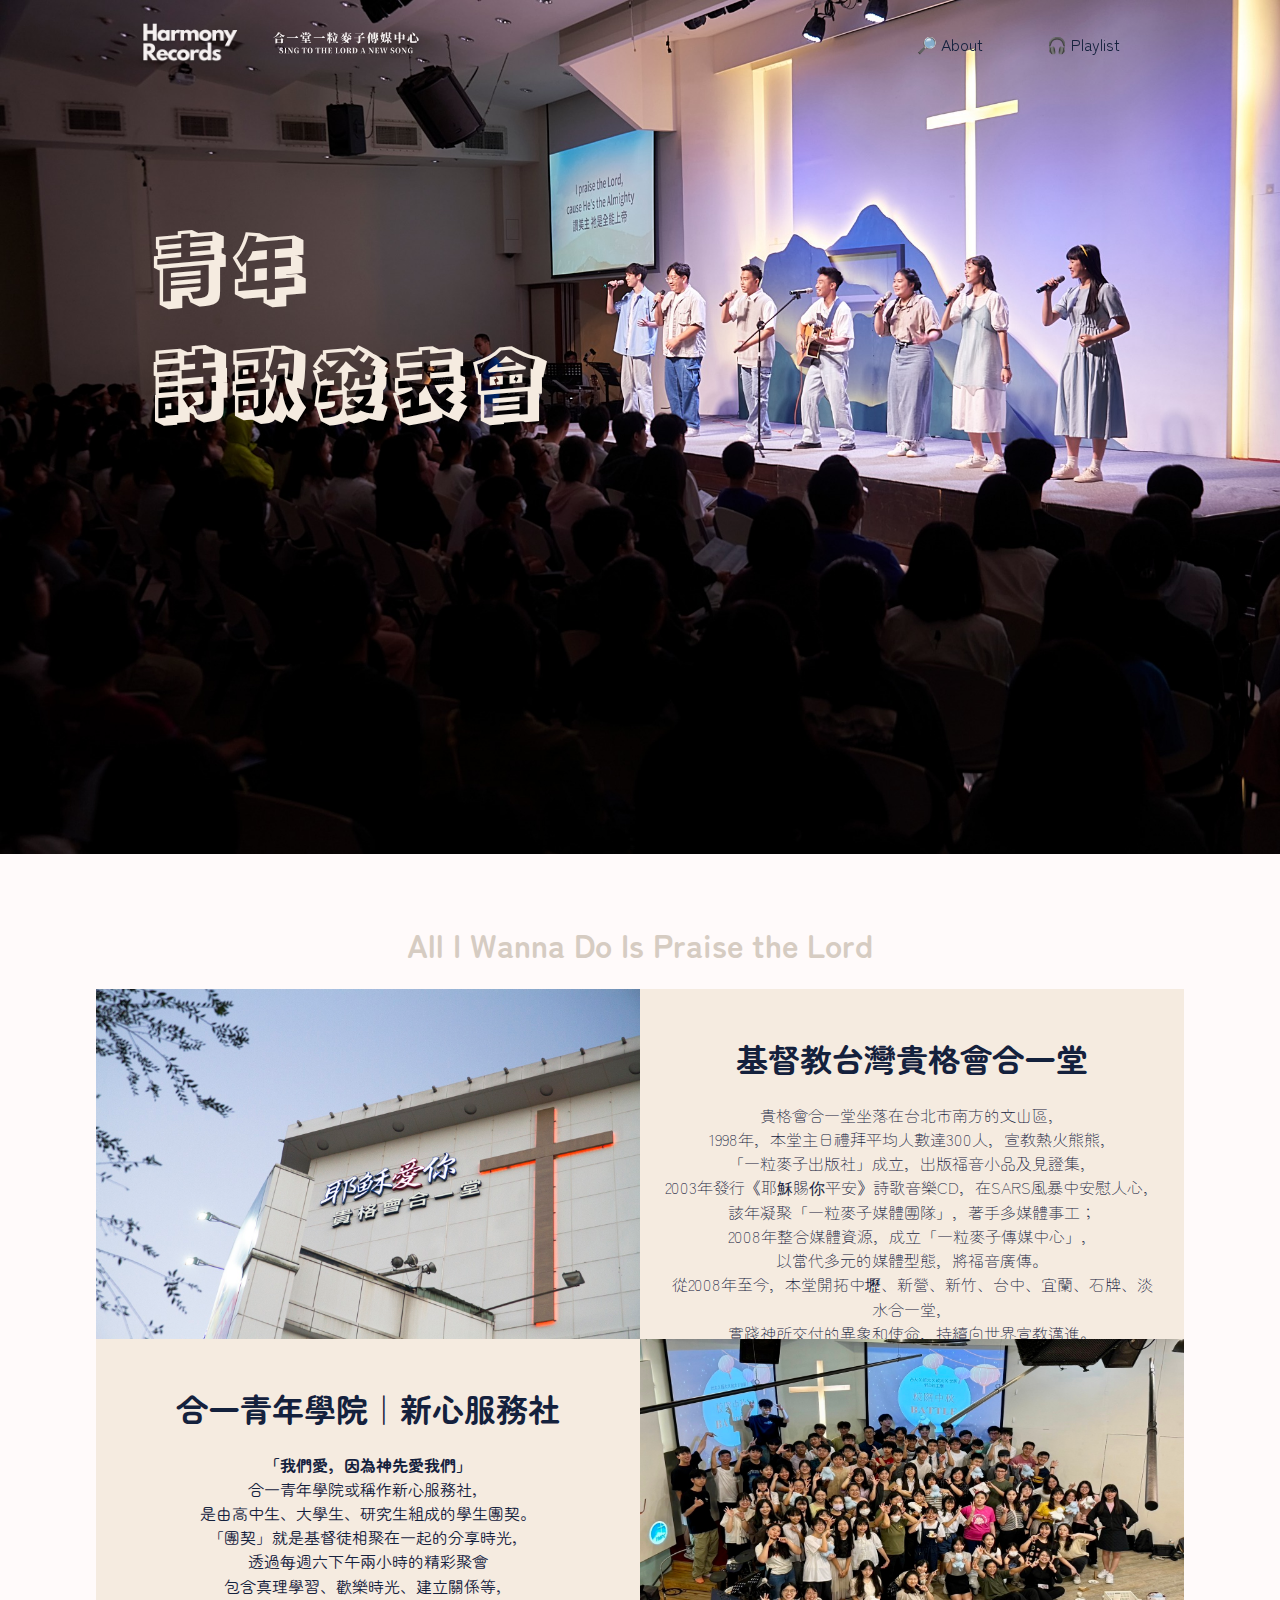
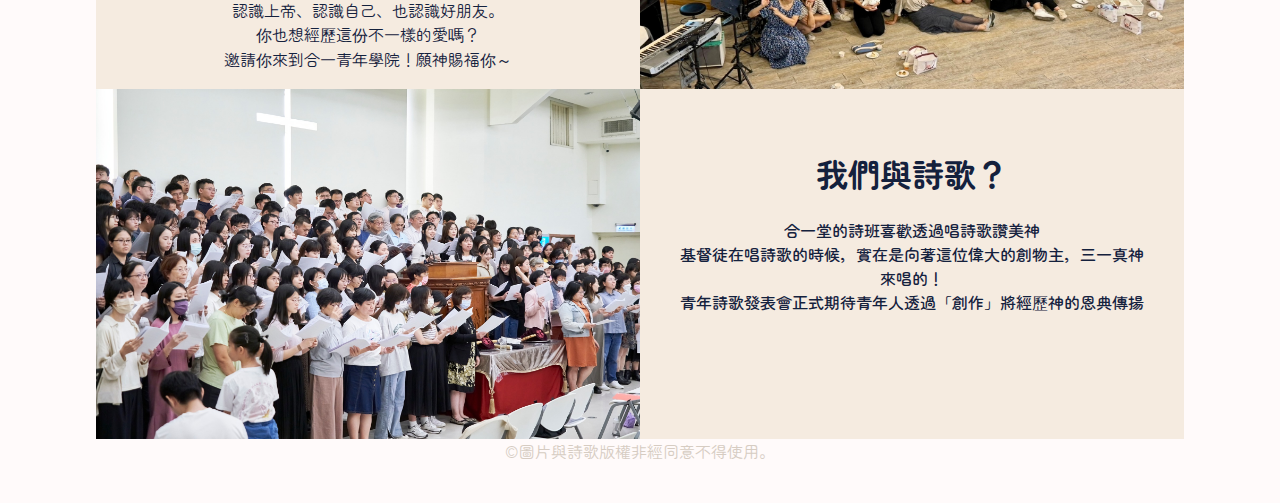
<file: index.html>
<!doctype html>
<html>
	<head>
		<meta charset="utf-8">
		<title>青年詩歌發表會</title>
		<link href="css/index.css" rel="stylesheet" type="text/css">
	</head>

	<body>
		<!--header-->
	<header>
		<aside>
			<a1 href="#">
				<img src="images/logo1.png">
			</a1>

			<a2 href="#">
				<img src="images/logo2.png">
			</a2>

			<nav>
				<a href="playlist.html">🎧 Playlist</a>
				<a href="quaker.html">🔎 About</a>
			</nav>
		</aside>
	</header>



<!--section-->
<section>
	<div class="s_left">
	<h1>青年<br/>
		詩歌發表會<br/>
	</h1>
	</div>

	<div class="s_right">
		<img src="images/bg.jpg" />
	</div>
</section>

<!--title-->
<div class='subtitle'>
	<h1>All I Wanna Do Is Praise the Lord</h1>
</div>

<!--article-->
<article>
	<div class="a_left">
		<img src="images/f1.jpg">
		<div class="moreb">More</div>
	</div>

	<div class="a_right">
		<h1>基督教台灣貴格會合一堂</h1>
		<p>
		貴格會合一堂坐落在台北市南方的文山區，<br/>
		1998年，本堂主日禮拜平均人數達300人，宣教熱火熊熊，<br/>
		「一粒麥子出版社」成立，出版福音小品及見證集，<br/>
		2003年發行《耶穌賜你平安》詩歌音樂CD，在SARS風暴中安慰人心，<br/>
		該年凝聚「一粒麥子媒體團隊」，著手多媒體事工；<br/>
		2008年整合媒體資源，成立「一粒麥子傳媒中心」，<br/>
		以當代多元的媒體型態，將福音廣傳。<br/>
		從2008年至今，本堂開拓中壢、新營、新竹、台中、宜蘭、石牌、淡水合一堂，<br/>
		實踐神所交付的異象和使命，持續向世界宣教邁進。<br/>
	</div>

	<div class="b_right">
		<img src="images/f2.jpg">
		<div class="moreb">More</div>
	</div>

	<div class="b_left">
		<h1>合一青年學院｜新心服務社</h1>
		<p>
		<strong>「我們愛，因為神先愛我們」</strong><br/>
		合一青年學院或稱作新心服務社，<br/>
		是由高中生、大學生、研究生組成的學生團契。<br/>
		「團契」就是基督徒相聚在一起的分享時光，<br/>
		透過每週六下午兩小時的精彩聚會<br/>
		包含真理學習、歡樂時光、建立關係等，<br/>
		認識上帝、認識自己、也認識好朋友。<br/>
		你也想經歷這份不一樣的愛嗎？<br/>
		邀請你來到合一青年學院！願神賜福你～<br/>
		</p>
	</div>

	<div class="c_left">
		<img src="images/f3.jpg">
		<div class="moreb">More</div>
	</div>

	<div class="c_right">
		<h1>我們與詩歌？</h1>
		<p>
		合一堂的詩班喜歡透過唱詩歌讚美神<br/>
		基督徒在唱詩歌的時候，實在是向著這位偉大的創物主，三一真神來唱的！<br/>
		青年詩歌發表會正式期待青年人透過「創作」將經歷神的恩典傳揚<br/>
		</p>
	</div>

</article>


<!--footer-->
	<footer>
	&copy;圖片與詩歌版權非經同意不得使用。
	</footer>

</body>
</html>
</file>
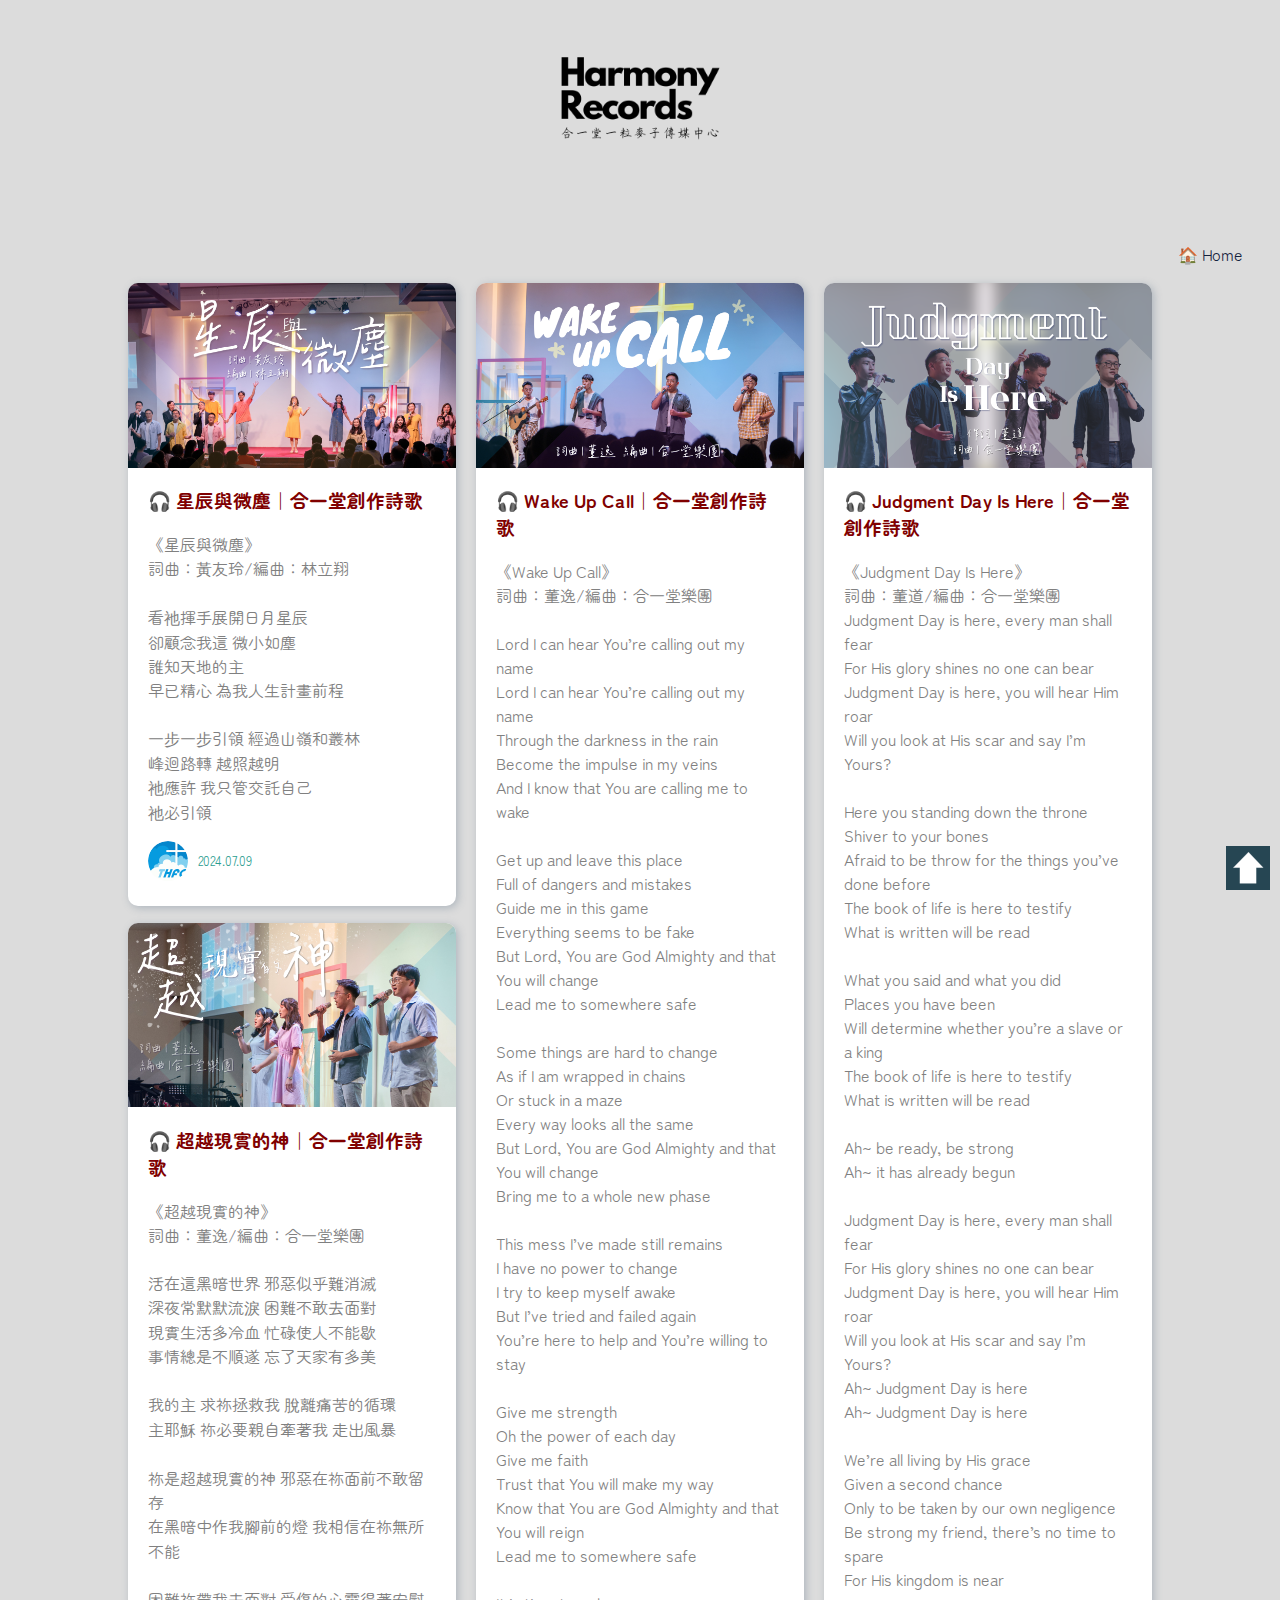
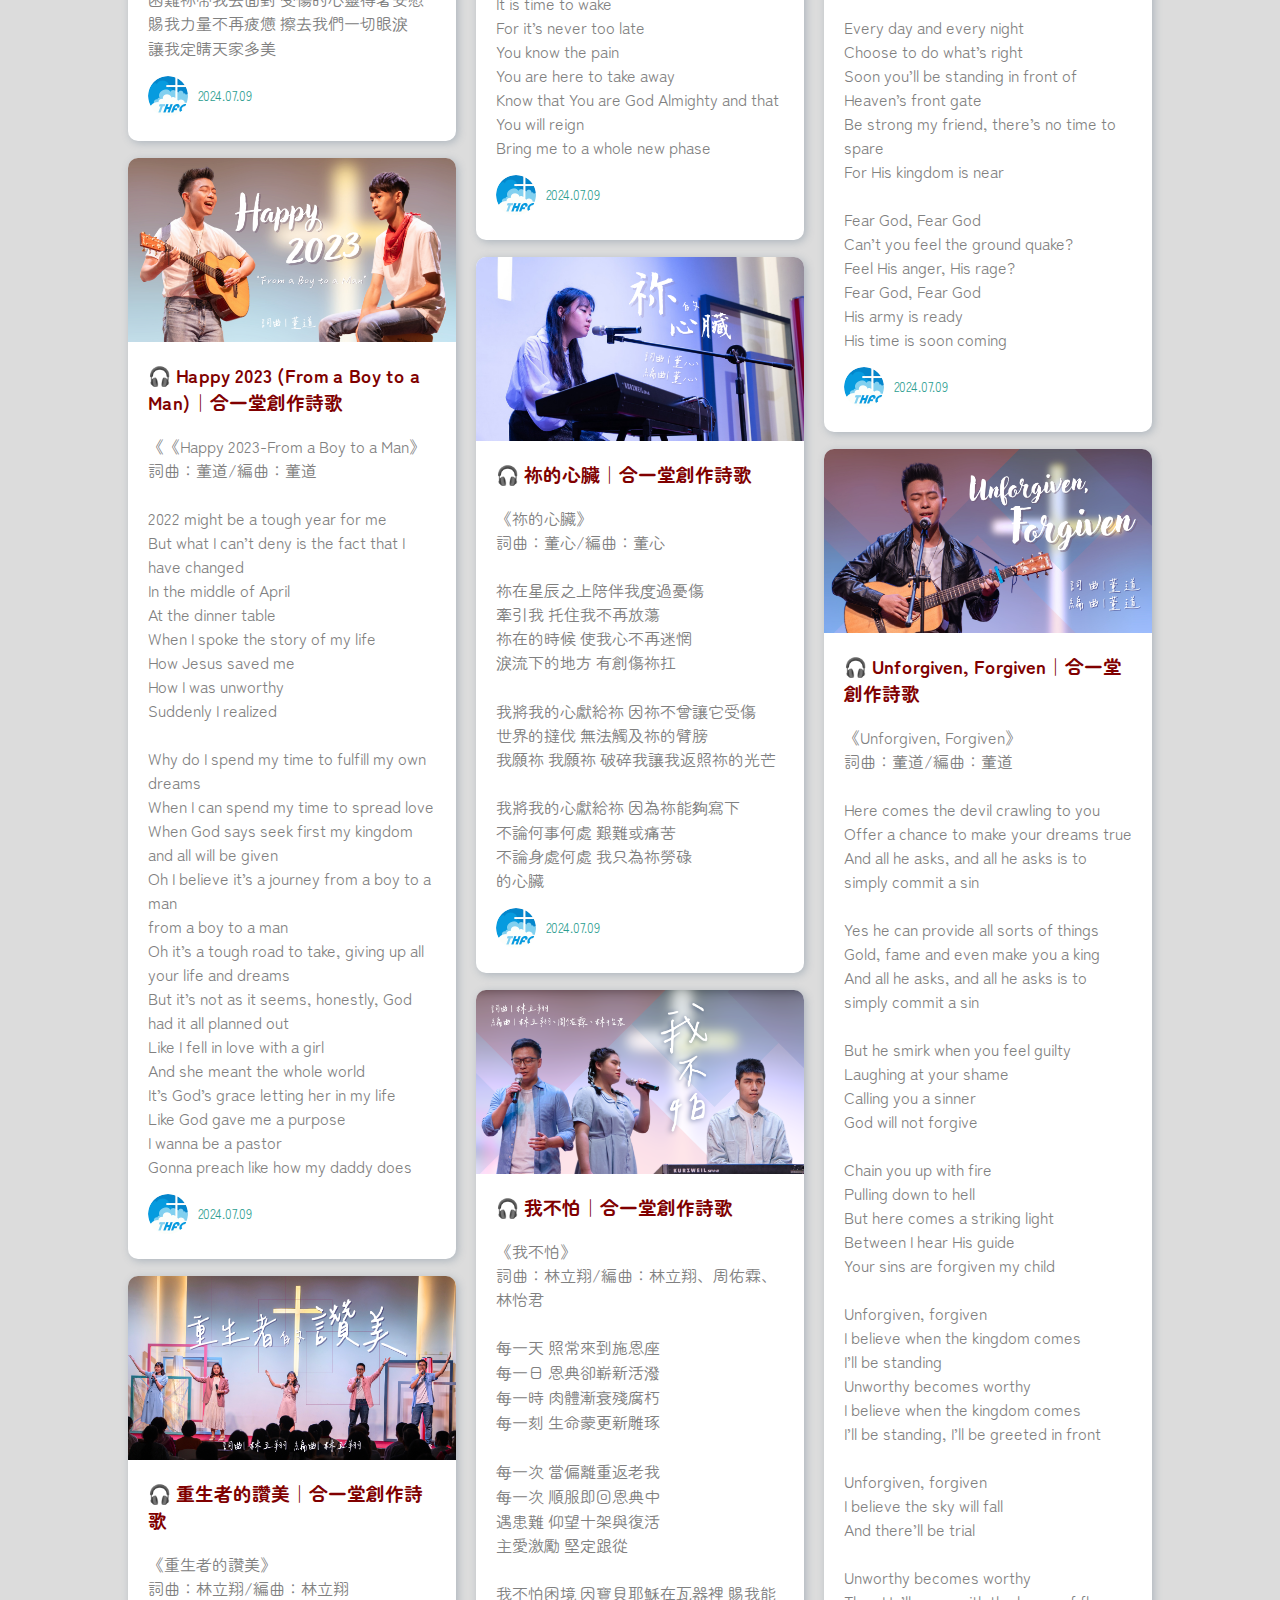
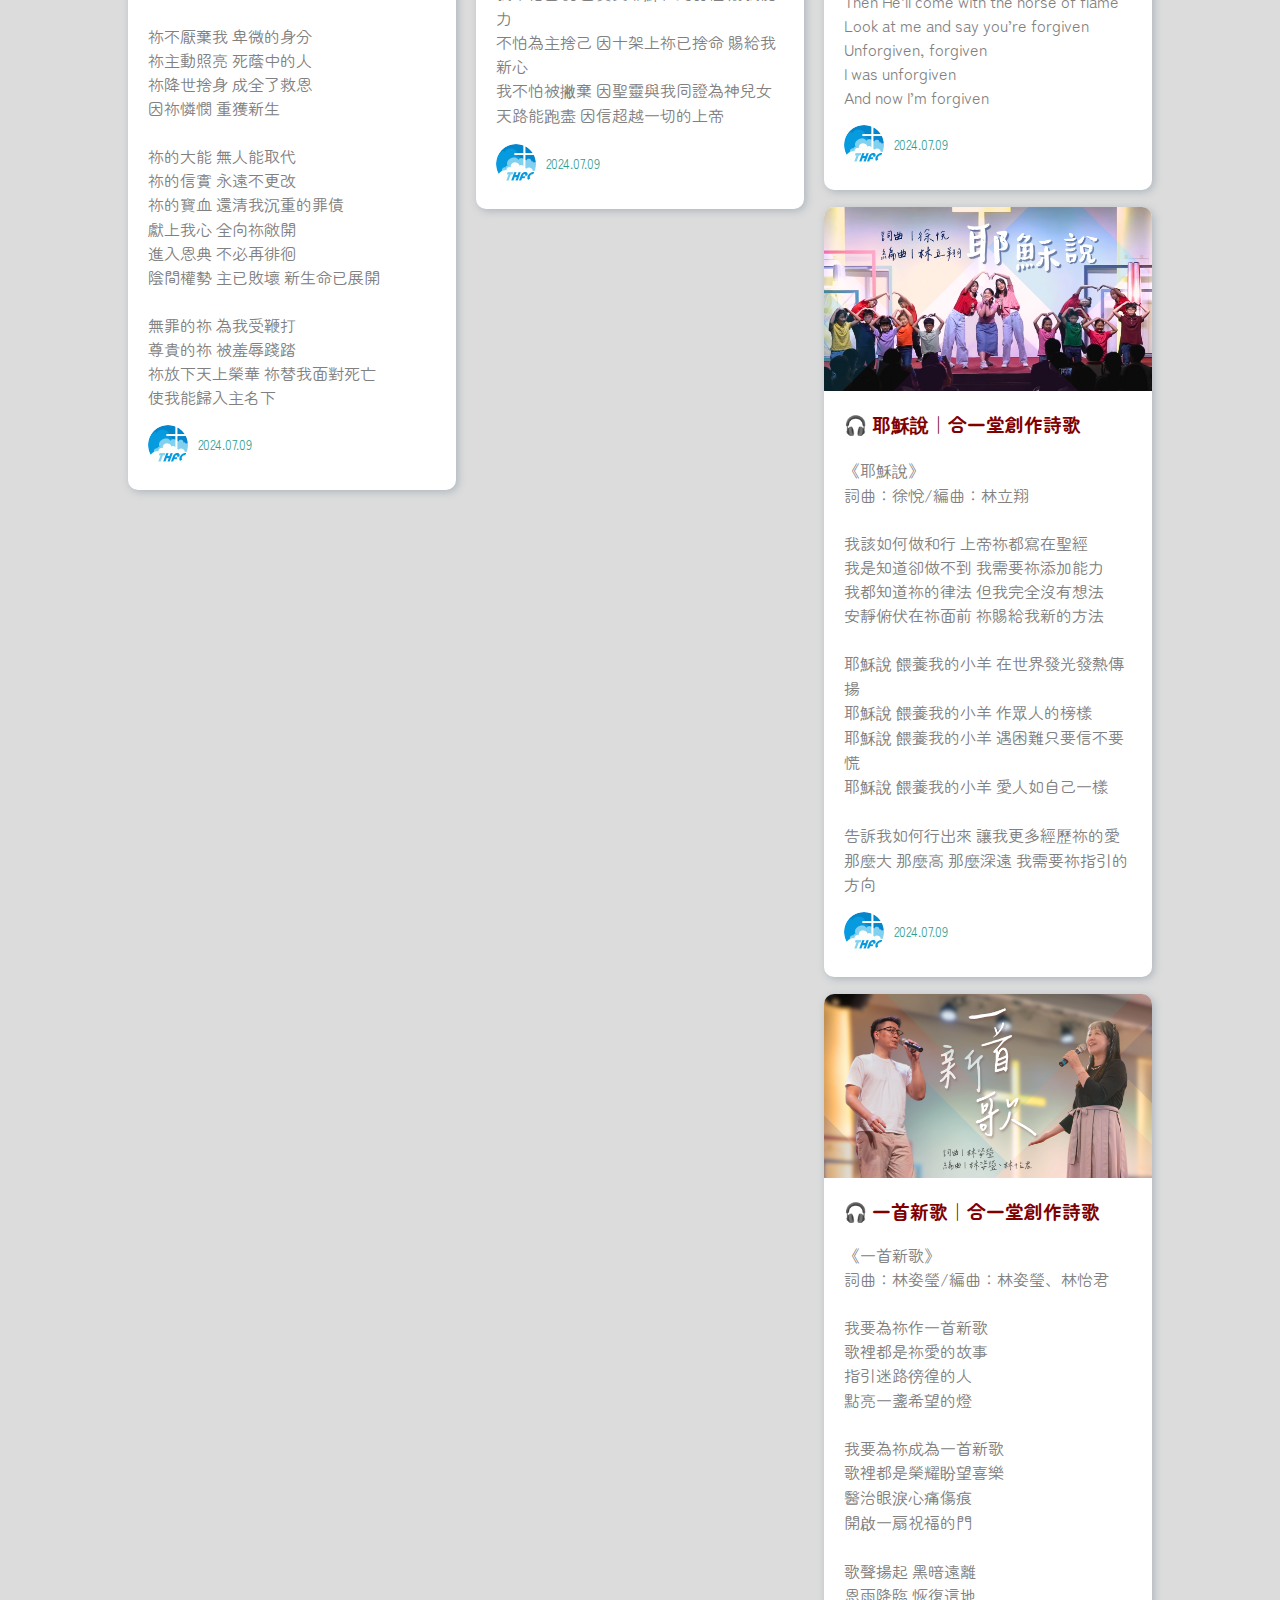
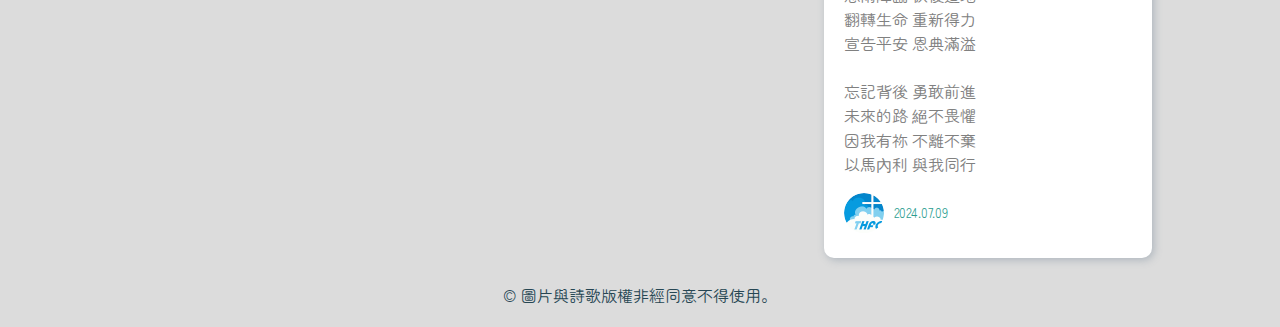
<file: playlist.html>
<!doctype html>
<html>
    <head>
        <meta charset="utf-8">
        <title>playlist</title>
        <link href="css/playlist.css" rel="stylesheet" type="text/css">
    </head>

    <body>
    <!--header-->
    <link href="css/playlist.css" rel="stylesheet" type="text/css">

    <header id="top">
        <img src="images/logo3.png" width="15%" />
    </header>

    <nav>
        <a href="index.html">🏠 Home</a>
    </nav>

<!--section-->
<section>

	<!--1 card-->
	<div class="box">
		<!--img-->
    	<div class="imgbox">
        	<img src="images/2023/1.png" alt="work3"/>
        </div>
        <!--des-->
        <h3>🎧 星辰與微塵｜合一堂創作詩歌</h3>
        <p>《星辰與微塵》<br/>
            詞曲：黃友玲/編曲：林立翔<br/>
            <br/>
            看祂揮手展開日月星辰<br/>
            卻顧念我這 微小如塵<br/>
            誰知天地的主<br/>
            早已精心 為我人生計畫前程<br/>
            <br/>
            一步一步引領 經過山嶺和叢林<br/>
            峰迴路轉 越照越明<br/>
            祂應許 我只管交託自己<br/>
            祂必引領</p>
        <!--headphoto-->
        <div class="head">
        	<img src="images/2023/head.jpg" alt="head"/>
            <span>2024.07.09</span>
        </div>
    </div>

    <!--2 card-->
	<div class="box">
        <!--img-->
        <div class="imgbox">
            <img src="images/2023/2.png" alt="work3" />
        </div>
        <!--des-->
        <h3>🎧 超越現實的神｜合一堂創作詩歌</h3>
        <p>《超越現實的神》<br/>
            詞曲：董逸/編曲：合一堂樂團<br/>
            <br/>
            活在這黑暗世界 邪惡似乎難消滅<br/>
            深夜常默默流淚 困難不敢去面對<br/>
            現實生活多冷血 忙碌使人不能歇<br/>
            事情總是不順遂 忘了天家有多美<br/>
            <br/>
            我的主 求祢拯救我 脫離痛苦的循環<br/>
            主耶穌 祢必要親自牽著我 走出風暴<br/>
            <br/>
            祢是超越現實的神 邪惡在祢面前不敢留存<br/>
            在黑暗中作我腳前的燈 我相信在祢無所不能<br/>
            <br/>
            困難祢帶我去面對 受傷的心靈得著安慰<br/>
            賜我力量不再疲憊 擦去我們一切眼淚<br/>
            讓我定睛天家多美</p>
        <!--headphoto-->
        <div class="head">
            <img src="images/2023/head.jpg" alt="head"/>
            <span>2024.07.09</span>
        </div>
    </div>

    <!--3 card-->
	<div class="box">
        <!--img-->
        <div class="imgbox">
            <img src="images/2023/3.png" alt="work3" />
        </div>
        <!--des-->
        <h3>🎧 Happy 2023 (From a Boy to a Man)｜合一堂創作詩歌</h3>
        <p>《《Happy 2023-From a Boy to a Man》<br/>
            詞曲：董道/編曲：董道<br/>
            <br/>
            2022 might be a tough year for me<br/> 
            But what I can’t deny is the fact that I have changed<br/>
            In the middle of April<br/>
            At the dinner table<br/>
            When I spoke the story of my life<br/>
            How Jesus saved me<br/>
            How I was unworthy<br/>
            Suddenly I realized<br/>
            <br/>
            Why do I spend my time to fulfill my own dreams<br/>
            When I can spend my time to spread love<br/>
            When God says seek first my kingdom and all will be given<br/>
            Oh I believe it’s a journey from a boy to a man<br/>
            from a boy to a man<br/>

            Oh it’s a tough road to take, giving up all your life and dreams<br/>
            But it’s not as it seems, honestly, God had it all planned out<br/>
            Like I fell in love with a girl<br/>
            And she meant the whole world<br/>
            It’s God’s grace letting her in my life<br/>
            Like God gave me a purpose<br/>
            I wanna be a pastor<br/>
            Gonna preach like how my daddy does  </p>
        <!--headphoto-->
        <div class="head">
            <img src="images/2023/head.jpg" alt="head"/>
            <span>2024.07.09</span>
        </div>
    </div>

    <!--4 card-->
	<div class="box">
        <!--img-->
        <div class="imgbox">
            <img src="images/2023/4.png" alt="work3" />
        </div>
        <!--des-->
        <h3>🎧 重生者的讚美｜合一堂創作詩歌</h3>
        <p>《重生者的讚美》<br/>
            詞曲：林立翔/編曲：林立翔<br/>
            <br/>
            祢不厭棄我 卑微的身分<br/>
            祢主動照亮 死蔭中的人<br/>
            祢降世捨身 成全了救恩<br/>
            因祢憐憫 重獲新生<br/>
            <br/>
            祢的大能 無人能取代<br/>
            祢的信實 永遠不更改<br/>
            祢的寶血 還清我沉重的罪債<br/>
            獻上我心 全向祢敞開<br/>
            進入恩典 不必再徘徊<br/>
            陰間權勢 主已敗壞 新生命已展開<br/>
            <br/>
            無罪的祢 為我受鞭打<br/>
            尊貴的祢 被羞辱踐踏<br/>
            祢放下天上榮華 祢替我面對死亡<br/>
            使我能歸入主名下</p>
        <!--headphoto-->
        <div class="head">
            <img src="images/2023/head.jpg" alt="head"/>
            <span>2024.07.09</span>
        </div>
    </div>

    <!--5 card-->
	<div class="box">
        <!--img-->
        <div class="imgbox">
            <img src="images/2023/5.png" alt="work3" />
        </div>
        <!--des-->
        <h3>🎧 Wake Up Call｜合一堂創作詩歌</h3>
        <p>《Wake Up Call》<br/>
            詞曲：董逸/編曲：合一堂樂團<br/>
            <br/>
            Lord I can hear You’re calling out my name  <br/>
            Lord I can hear You’re calling out my name  <br/>
            Through the darkness in the rain  <br/>
            Become the impulse in my veins  <br/>
            And I know that You are calling me to wake  <br/>
            <br/>
            Get up and leave this place  <br/>
            Full of dangers and mistakes  <br/>
            Guide me in this game  <br/>
            Everything seems to be fake   <br/>
            But Lord, You are God Almighty and that You will change <br/> 
            Lead me to somewhere safe   <br/>
            <br/>
            Some things are hard to change  <br/>
            As if I am wrapped in chains  <br/>
            Or stuck in a maze  <br/>
            Every way looks all the same  <br/>
            But Lord, You are God Almighty and that You will change  <br/>
            Bring me to a whole new phase  <br/>
            <br/>
            This mess I’ve made still remains  <br/>
            I have no power to change  <br/>
            I try to keep myself awake  <br/>
            But I’ve tried and failed again  <br/>
            You’re here to help and You’re willing to stay  <br/>
            <br/>
            Give me strength <br/>
            Oh the power of each day  <br/>
            Give me faith   <br/>
            Trust that You will make my way   <br/>
            Know that You are God Almighty and that You will reign <br/> 
            Lead me to somewhere safe  <br/>
            <br/>
            It is time to wake  <br/>
            For it’s never too late  <br/>
            You know the pain  <br/>
            You are here to take away <br/>
            Know that You are God Almighty and that You will reign  <br/>
            Bring me to a whole new phase  </p>
        <!--headphoto-->
        <div class="head">
            <img src="images/2023/head.jpg" alt="head"/>
            <span>2024.07.09</span>
        </div>
    </div>

    <!--6 card-->
	<div class="box">
        <!--img-->
        <div class="imgbox">
            <img src="images/2023/6.png" alt="work3" />
        </div>
        <!--des-->
        <h3>🎧 祢的心臟｜合一堂創作詩歌</h3>
        <p>《祢的心臟》<br/>
            詞曲：董心/編曲：董心<br/>
            <br/>
            祢在星辰之上陪伴我度過憂傷<br/>
            牽引我 托住我不再放蕩<br/>
            祢在的時候 使我心不再迷惘<br/>
            淚流下的地方 有創傷祢扛<br/>
            <br/>
            我將我的心獻給祢 因祢不曾讓它受傷<br/>
            世界的撻伐 無法觸及祢的臂膀<br/>
            我願祢 我願祢 破碎我讓我返照祢的光芒<br/>
            <br/>
            我將我的心獻給祢 因為祢能夠寫下<br/>
            不論何事何處 艱難或痛苦<br/>
            不論身處何處 我只為祢勞碌<br/>
            的心臟</p>
        <!--headphoto-->
        <div class="head">
            <img src="images/2023/head.jpg" alt="head"/>
            <span>2024.07.09</span>
        </div>
    </div>

    <!--7 card-->
	<div class="box">
        <!--img-->
        <div class="imgbox">
            <img src="images/2023/7.png" alt="work3" />
        </div>
        <!--des-->
        <h3>🎧 我不怕｜合一堂創作詩歌</h3>
        <p> 《我不怕》<br/>
            詞曲：林立翔/編曲：林立翔、周佑霖、林怡君<br/>
            <br/>
            每一天 照常來到施恩座<br/>
            每一日 恩典卻嶄新活潑<br/>
            每一時 肉體漸衰殘腐朽<br/>
            每一刻 生命蒙更新雕琢<br/>
            <br/>
            每一次 當偏離重返老我<br/>
            每一次 順服即回恩典中<br/>
            遇患難 仰望十架與復活<br/>
            主愛激勵 堅定跟從<br/>
            <br/>
            我不怕困境 因寶貝耶穌在瓦器裡 賜我能力<br/>
            不怕為主捨己 因十架上祢已捨命 賜給我新心<br/>
            我不怕被撇棄 因聖靈與我同證為神兒女<br/>
            天路能跑盡 因信超越一切的上帝</p>
        <!--headphoto-->
        <div class="head">
            <img src="images/2023/head.jpg" alt="head"/>
            <span>2024.07.09</span>
        </div>
    </div>

    <!--8 card-->
    <div class="box">
        <!--img-->
        <div class="imgbox">
            <img src="images/2023/8.png" alt="work3" />
        </div>
        <!--des-->
        <h3>🎧 Judgment Day Is Here｜合一堂創作詩歌</h3>
        <p> 《Judgment Day Is Here》<br/>
            詞曲：董道/編曲：合一堂樂團<br/>

            Judgment Day is here, every man shall fear  <br/>
            For His glory shines no one can bear  <br/>
            Judgment Day is here, you will hear Him roar  <br/>
            Will you look at His scar and say I’m Yours?  <br/>
            <br/>
            Here you standing down the throne  <br/>
            Shiver to your bones  <br/>
            Afraid to be throw for the things you’ve done before  <br/>
            The book of life is here to testify  <br/>
            What is written will be read  <br/>
            <br/>
            What you said and what you did  <br/>
            Places you have been  <br/>
            Will determine whether you’re a slave or a king  <br/>
            The book of life is here to testify  <br/>
            What is written will be read  <br/>
            <br/>
            Ah~ be ready, be strong  <br/>
            Ah~ it has already begun  <br/>
            <br/>
            Judgment Day is here, every man shall fear  <br/>
            For His glory shines no one can bear  <br/>
            Judgment Day is here, you will hear Him roar <br/>
            Will you look at His scar and say I’m Yours?  <br/>
            Ah~ Judgment Day is here <br/>
            Ah~ Judgment Day is here <br/>
            <br/>
            We’re all living by His grace  <br/>
            Given a second chance  <br/>
            Only to be taken by our own negligence <br/>
            Be strong my friend, there’s no time to spare  <br/>
            For His kingdom is near  <br/>
            <br/>
            Every day and every night  <br/>
            Choose to do what’s right  <br/>
            Soon you’ll be standing in front of Heaven’s front gate  <br/>
            Be strong my friend, there’s no time to spare  <br/>
            For His kingdom is near  <br/>
            <br/>
            Fear God, Fear God <br/>
            Can’t you feel the ground quake? <br/>
            Feel His anger, His rage? <br/>
            Fear God, Fear God <br/>
            His army is ready <br/>
            His time is soon coming  </p>
        <!--headphoto-->
        <div class="head">
            <img src="images/2023/head.jpg" alt="head"/>
            <span>2024.07.09</span>
        </div>
    </div>

        <!--9 card-->
    <div class="box">
        <!--img-->
        <div class="imgbox">
            <img src="images/2023/9.png" alt="work3" />
        </div>
        <!--des-->
        <h3>🎧 Unforgiven, Forgiven｜合一堂創作詩歌</h3>
        <p> 《Unforgiven, Forgiven》<br/>
            詞曲：董道/編曲：董道<br/>
            <br/>
            Here comes the devil crawling to you  <br/>
            Offer a chance to make your dreams true   <br/>
            And all he asks, and all he asks is to simply commit a sin  <br/>
            <br/>
            Yes he can provide all sorts of things  <br/>
            Gold, fame and even make you a king  <br/>
            And all he asks, and all he asks is to simply commit a sin  <br/>
            <br/>
            But he smirk when you feel guilty  <br/>
            Laughing at your shame  <br/>
            Calling you a sinner  <br/>
            God will not forgive  <br/>
            <br/>
            Chain you up with fire  <br/>
            Pulling down to hell  <br/>
            But here comes a striking light  <br/>
            Between I hear His guide  <br/>
            Your sins are forgiven my child  <br/>
            <br/>
            Unforgiven, forgiven  <br/>
            I believe when the kingdom comes  <br/>
            I’ll be standing  <br/>
            Unworthy becomes worthy  <br/>
            I believe when the kingdom comes  <br/>
            I’ll be standing, I’ll be greeted in front  <br/>
            <br/>
            Unforgiven, forgiven  <br/>
            I believe the sky will fall   <br/>
            And there’ll be trial  <br/>
            <br/>
            Unworthy becomes worthy  <br/>
            Then He’ll come with the horse of flame  <br/>
            Look at me and say you’re forgiven  <br/>
            Unforgiven, forgiven  <br/>
            I was unforgiven  <br/>
            And now I’m forgiven  </p>
        <!--headphoto-->
        <div class="head">
            <img src="images/2023/head.jpg" alt="head"/>
            <span>2024.07.09</span>
        </div>
    </div>

    <!--10 card-->
    <div class="box">
        <!--img-->
        <div class="imgbox">
            <img src="images/2023/10.png" alt="work3" />
        </div>
        <!--des-->
        <h3>🎧 耶穌說｜合一堂創作詩歌</h3>
        <p> 《耶穌說》<br/>
            詞曲：徐悅/編曲：林立翔<br/>
            <br/>
            我該如何做和行 上帝祢都寫在聖經<br/>
            我是知道卻做不到 我需要祢添加能力<br/>
            我都知道祢的律法 但我完全沒有想法<br/>
            安靜俯伏在祢面前 祢賜給我新的方法<br/>
            <br/>
            耶穌說 餵養我的小羊 在世界發光發熱傳揚<br/>
            耶穌說 餵養我的小羊 作眾人的榜樣<br/>
            耶穌說 餵養我的小羊 遇困難只要信不要慌<br/>
            耶穌說 餵養我的小羊 愛人如自己一樣<br/>
            <br/>
            告訴我如何行出來 讓我更多經歷祢的愛<br/>
            那麼大 那麼高 那麼深遠 我需要祢指引的方向</p>
        <!--headphoto-->
        <div class="head">
            <img src="images/2023/head.jpg" alt="head"/>
            <span>2024.07.09</span>
        </div>
    </div>

 <!--11 card-->
    <div class="box">
        <!--img-->
        <div class="imgbox">
            <img src="images/2023/11.png" alt="work3" />
        </div>
        <!--des-->
        <h3>🎧 一首新歌｜合一堂創作詩歌</h3>
        <p> 《一首新歌》<br/>
            詞曲：林姿瑩/編曲：林姿瑩、林怡君<br/>
            <br/>
            我要為祢作一首新歌<br/>
            歌裡都是祢愛的故事 <br/>
            指引迷路徬徨的人<br/>
            點亮一盞希望的燈 <br/>
             <br/>
            我要為祢成為一首新歌<br/>
            歌裡都是榮耀盼望喜樂<br/>
            醫治眼淚心痛傷痕<br/>
            開啟一扇祝福的門<br/>
            <br/>
            歌聲揚起 黑暗遠離<br/>
            恩雨降臨 恢復這地<br/>
            翻轉生命 重新得力<br/>
            宣告平安 恩典滿溢<br/>
            <br/>
            忘記背後 勇敢前進<br/>
            未來的路 絕不畏懼<br/>
            因我有祢 不離不棄<br/>
            以馬內利 與我同行</p>
        <!--headphoto-->
        <div class="head">
            <img src="images/2023/head.jpg" alt="head"/>
            <span>2024.07.09</span>
        </div>
    </div>


</section>

<!--aside-->
	<aside>
		<a href="#top">
			<div class="totop"></div>
		</a>

	</aside>


<!--footer-->
	<footer>
	&copy; 圖片與詩歌版權非經同意不得使用。
	</footer>



</body>
</html>
</file>
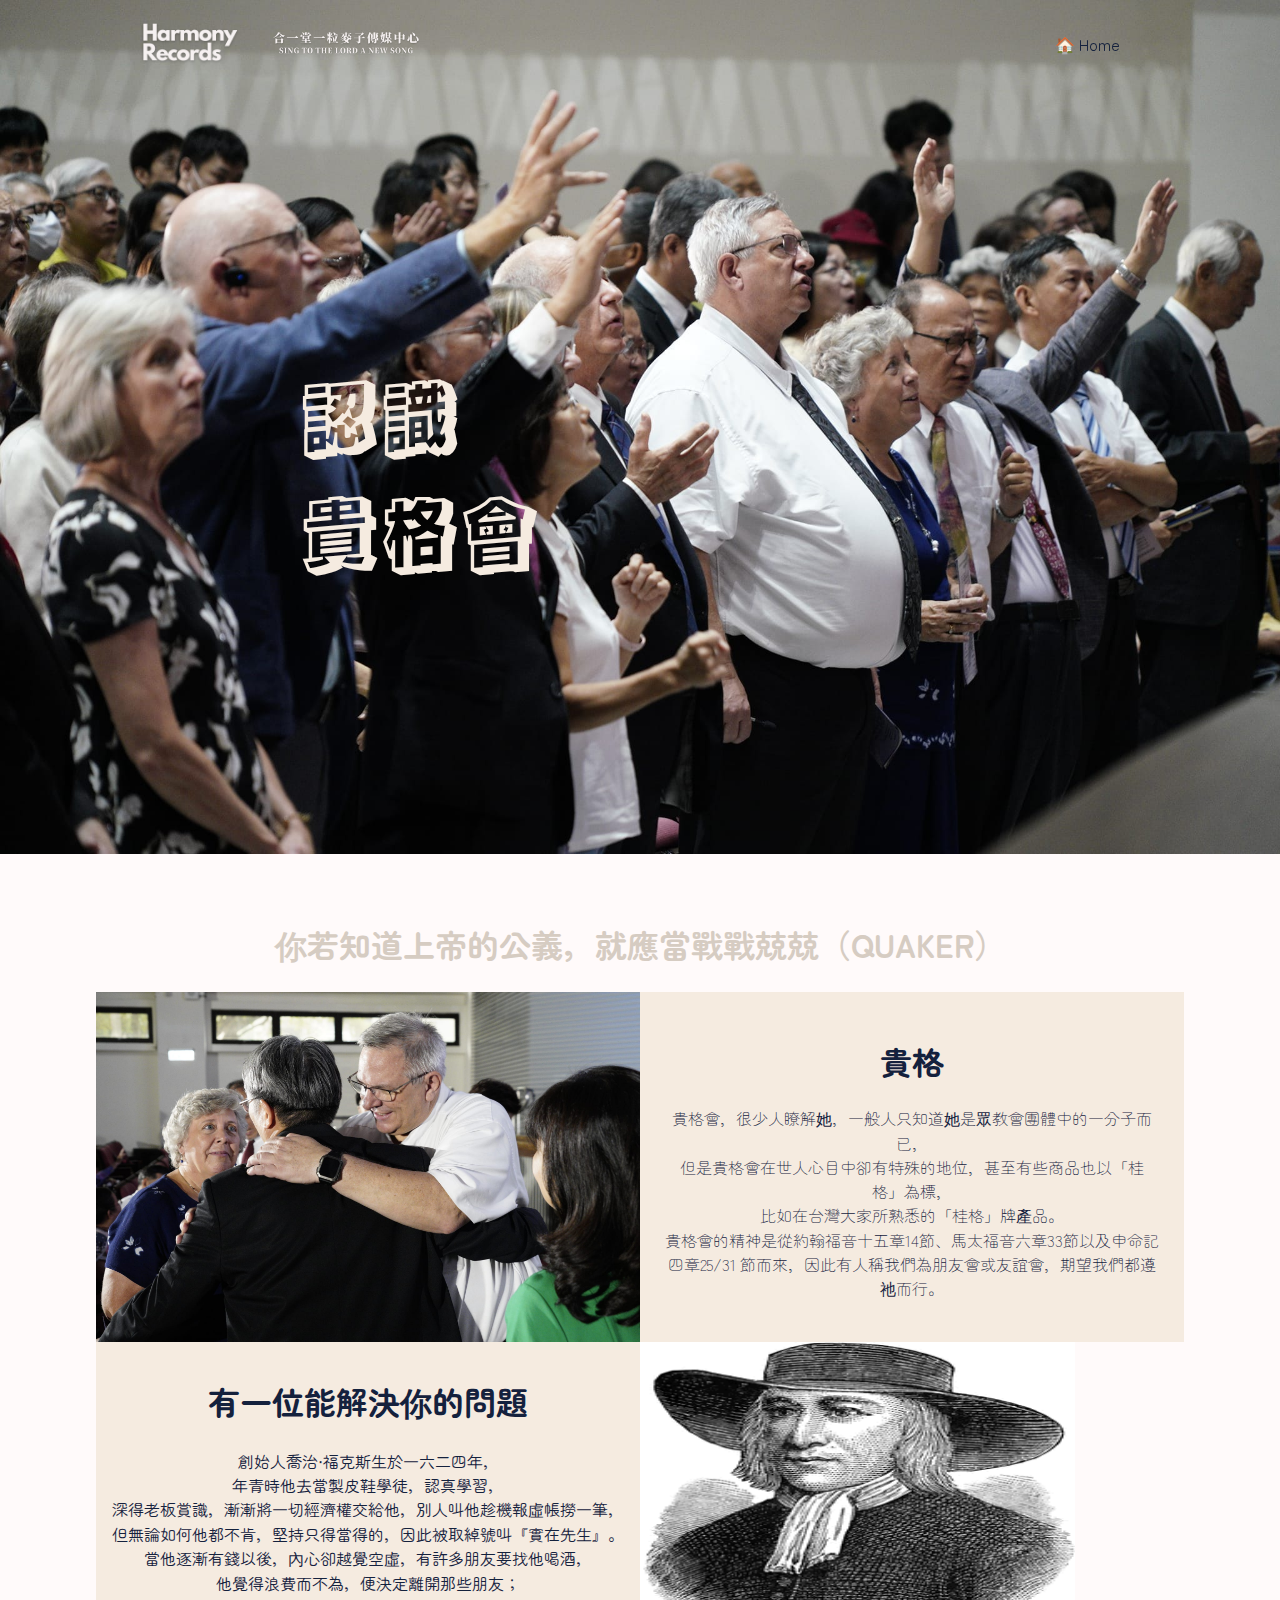
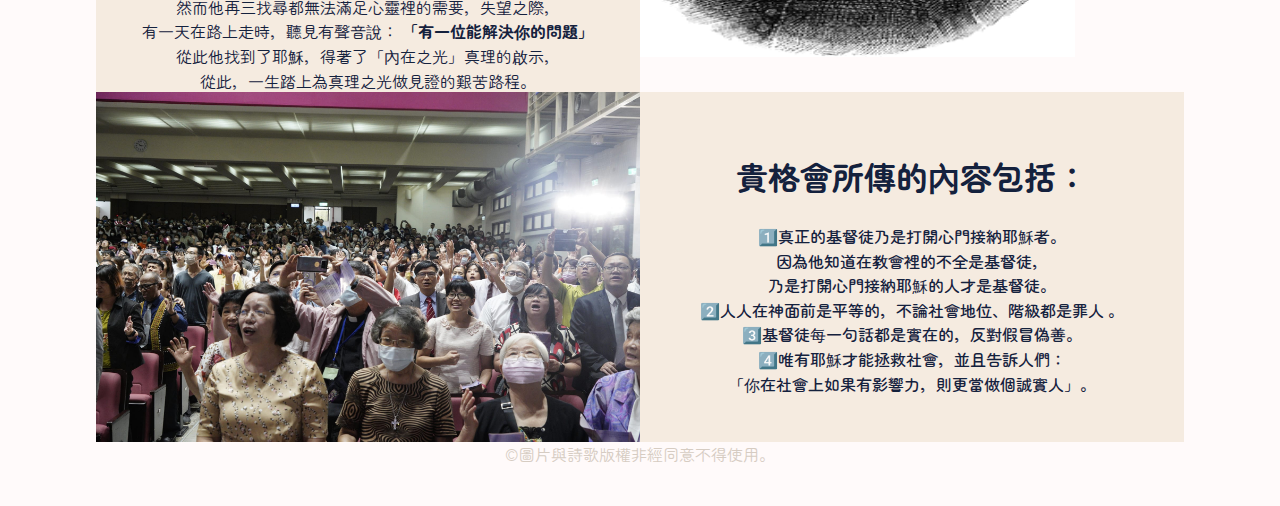
<file: quaker.html>
<!doctype html>
<html>
	<head>
		<meta charset="utf-8">
		<title>QUAKER</title>
		<link href="css/quaker.css" rel="stylesheet" type="text/css">
	</head>

	<body>
		<!--header-->
	<header>
		<aside>
			<a1 href="#">
				<img src="images/logo1.png">
			</a1>

			<a2 href="#">
				<img src="images/logo2.png">
			</a2>

			<nav>
				<a href="index.html">🏠 Home</a>
			</nav>

		</aside>
	</header>



<!--section-->
<section>
	<div class="s_left">
	<h1>認識<br/>
		貴格會<br/>
	</h1>
	</div>

	<div class="s_right">
		<img src="images/q.jpg" />
	</div>
</section>

<!--title-->
<div class='subtitle'>
	<h1>你若知道上帝的公義，就應當戰戰兢兢（QUAKER）</h1>
</div>

<!--article-->
<article>
	<div class="a_left">
		<img src="images/q1.jpg">
		<div class="moreb">More</div>
	</div>

	<div class="a_right">
		<h1>貴格</h1>
		<p>
		貴格會，很少人瞭解她，一般人只知道她是眾教會團體中的一分子而已，<br/>
		但是貴格會在世人心目中卻有特殊的地位，甚至有些商品也以「桂格」為標，<br/>
		比如在台灣大家所熟悉的「桂格」牌產品。<br/>
		貴格會的精神是從約翰福音十五章14節、馬太福音六章33節以及申命記四章25/31 節而來，因此有人稱我們為朋友會或友誼會，期望我們都遵祂而行。<br/>
	</div>

	<div class="b_right">
		<img src="images/q2.jpg">
		<div class="moreb">More</div>
	</div>

	<div class="b_left">
		<h1>有一位能解決你的問題</h1>
		<p>
		創始人喬治‧福克斯生於一六二四年，<br/>
		年青時他去當製皮鞋學徒，認真學習，<br/>
		深得老板賞識，漸漸將一切經濟權交給他，別人叫他趁機報虛帳撈一筆，<br/>
		但無論如何他都不肯，堅持只得當得的，因此被取綽號叫『實在先生』。<br/>
		當他逐漸有錢以後，內心卻越覺空虛，有許多朋友要找他喝酒，<br/>
		他覺得浪費而不為，便決定離開那些朋友；<br/>
		然而他再三找尋都無法滿足心靈裡的需要，失望之際，<br/>
		有一天在路上走時，聽見有聲音說：	<strong>「有一位能解決你的問題」</strong><br/>
		從此他找到了耶穌，得著了「內在之光」真理的啟示，<br/>
		從此，一生踏上為真理之光做見證的艱苦路程。<br/>
		</p>
	</div>

	<div class="c_left">
		<img src="images/q3.jpg">
		<div class="moreb">More</div>
	</div>

	<div class="c_right">
		<h1>貴格會所傳的內容包括：</h1>
		<p>
		1️⃣真正的基督徒乃是打開心門接納耶穌者。<br/>
		因為他知道在教會裡的不全是基督徒，<br/>
		乃是打開心門接納耶穌的人才是基督徒。<br/>
		2️⃣人人在神面前是平等的，不論社會地位、階級都是罪人 。<br/>
		3️⃣基督徒每一句話都是實在的，反對假冒偽善。<br/>
		4️⃣唯有耶穌才能拯救社會，並且告訴人們：<br/>
		「你在社會上如果有影響力，則更當做個誠實人」。<br/>
		</p>
	</div>

</article>


<!--footer-->
	<footer>
	&copy;圖片與詩歌版權非經同意不得使用。
	</footer>

</body>
</html>
</file>
<file: css/index.css>
@charset "utf-8";
/*CSS Document*/
@import url('https://fonts.googleapis.com/css2?family=LXGW+WenKai+Mono+TC&family=Noto+Serif+HK:wght@200..900&family=Zen+Maru+Gothic&display=swap');
@import url('https://fonts.googleapis.com/css2?family=Dela+Gothic+One&family=LXGW+WenKai+Mono+TC&family=Noto+Serif+HK:wght@200..900&family=Rampart+One&family=RocknRoll+One&family=Zen+Maru+Gothic&display=swap');

body{
	margin:0;
	padding:0;
	font-family: "Zen Maru Gothic", serif;
	background-color: rgba(255,250,250);
}


/*header*/
	header{
		position:fixed;
		top:0;
		width:100%;
		z-index:200;
	}

	header aside{
		width:80%;
		margin:auto;
	}

	aside > a1{
		float:left;
		display:inline-block;
		padding-left: 5px;
		width:38px;
	}

	aside > a2{
		float:left;
		display:inline-block;
		padding-left: 100px;
		width:50px;
	}

	header img{
		width:300%;
	}


/*nav*/
	nav{
		float:right;
	}

	nav>a{
		float:right;
		padding:2em;
		color:rgba(20,33,61,1);
		text-decoration:none;
	}


	nav>a:hover{
		color:rgba(245,235,224,1);
	}

/*section*/
	section{
		position:relative;
		height:100vh;
		overflow:hidden;
		clear:both;	
		font-family: "Rampart One",serif;
		text-decoration: none;

	}

	.s_left{
		position:absolute;
		left:150px;
		top:150px;
		z-index:1000;

		animation-name: ant;
		animation-duration: 3s;
		animation-iteration-count: 1;
		animation-direction: normal;
		animation-fill-mode: forwards;


@keyframes ant{
  from {
    left:0px; /*動畫起始*/
  }

  to {
  	left:150px
  }
}

	}

	.s_left h1{
		font-size:5em;
		color:rgba(245,235,224,1);
		text-decoration: none;
	}

	.s_right{
		position:absolute;
		right:0;
		width:100%;
	}

	.s_right img{
		width:100%;
	}

/*subtitle*/
.subtitle h1{
	color:rgba(214, 204, 194, 1);
	text-align:center;
}

/*article*/
article{
		display:block;
		width:85%;
		height:350px;
		margin:auto;
		margin-bottom:40px;
		}

	.a_left{
		position:relative;
		float:left;
		width:50%;
		height:100%;
		}

	.a_left img{
		float:left;
		width:100%;
		height:100%;
		}

	.b_right{
		position:relative;
		float:right;
		width:50%;
		height:100%;
		}

	.b_right img{
		float:right;
		width:100%;
		height:100%;
		}	

	.c_left{
		position:relative;
		float:left;
		width:50%;
		height:100%;
		}

	.c_left img{
		float:left;
		width:100%;
		height:100%;
		}

	.moreb{
	position:absolute;
	top:50%;
	left:50%;
	transform: translate(-50%, -50%);
	
	background:rgba(20, 33, 61, 1);
	padding:30px;
	color: rgba(255, 255, 255, 1);
	
	opacity:0;
	transition: opacity 1s;
	-webkit-transition: opacity 1s;
	
	transition-timing-function: ease-in-out;
	-webkit-transition-timing-function: ease-in-out;/* Safari */

	}

	article:hover{
	cursor:pointer;
	}

	article:hover .moreb{
	opacity:1;
	}


.a_right{
	float:left;
	width:50%;
	height:100%;
	padding:20px;
	box-sizing: border-box;

	color:rgba(20,33,61,1);
	box-sizing: border-box;
	text-align: center;

	border:solid 5px rgba(245, 235, 224, 1);
	background:rgba(245, 235, 224, 1);
	
	transition: border 1.5s, background 0.5s;
	-webkit-transition: border 1.5s, background 0.5s;
	
	transition-timing-function: ease-in-out;
	-webkit-transition-timing-function: ease-in-out;/* Safari */
	}


	article:hover .a_right{
	border:solid 5px rgba(20, 33, 61, 1);
	background:rgba(255, 255, 255, 1);
	}

	}

.a_right h1{
	font-family: "Zen Maru Gothic", sans-serif;
  	font-weight: 500;
  	font-style: normal;
}

.a_right p{
	font-family:"Zen Maru Gothic", sans-serif;
  	font-weight: 200;
 	font-style: normal;
}

.b_left{
	float:left;
	width:50%;
	height:100%;
	padding:20px;
	box-sizing: border-box;

	color:rgba(20,33,61,1);
	box-sizing: border-box;
	text-align: center;

	border:solid 5px rgba(245, 235, 224, 1);
	background:rgba(245, 235, 224, 1);
	
	transition: border 1.5s, background 0.5s;
	-webkit-transition: border 1.5s, background 0.5s;
	
	transition-timing-function: ease-in-out;
	-webkit-transition-timing-function: ease-in-out;/* Safari */
	}


	article:hover .a_right{
	border:solid 5px rgba(20, 33, 61, 1);
	background:rgba(255, 255, 255, 1);
	}

	}

.b_left h1{
	font-family: "Zen Maru Gothic", sans-serif;
  	font-weight: 400;
  	font-style: normal;
}

.b_left p{
	font-family: "Zen Maru Gothic", sans-serif;
  	font-weight: 400;
 	font-style: normal;
}

.c_right{
	float:left;
	width:50%;
	height:100%;
	padding:35px;
	box-sizing: border-box;

	color:rgba(20,33,61,1);
	box-sizing: border-box;
	text-align: center;

	border:solid 5px rgba(245, 235, 224, 1);
	background:rgba(245, 235, 224, 1);
	
	transition: border 1.5s, background 0.5s;
	-webkit-transition: border 1.5s, background 0.5s;
	
	transition-timing-function: ease-in-out;
	-webkit-transition-timing-function: ease-in-out;/* Safari */
	}


	article:hover .a_right{
	border:solid 5px rgba(20, 33, 61, 1);
	background:rgba(255, 255, 255, 1);
	}

	}

.c_right h1{
	font-family: "Zen Maru Gothic", sans-serif;
  	font-weight: 500;
  	font-style: normal;
}

.c_right p{
	font-family: "Zen Maru Gothic", sans-serif;
  	font-weight: 500;
 	font-style: normal;
}

/*footer*/
footer{
	clear:both;/* clear and block float*/
	text-align:center;
	color:rgba(214, 204, 194, 1);
	margin:40px;
	border:45px;
}
</file>
<file: css/playlist.css>
@charset "utf-8";
/* CSS Document */
@import url('https://fonts.googleapis.com/css2?family=LXGW+WenKai+Mono+TC&family=Noto+Serif+HK:wght@200..900&family=Zen+Maru+Gothic&display=swap');
body{
	margin:0;
	padding:0;
	background-color: rgba(220,220,220);
	font-family: "Zen Maru Gothic", serif;
}

/*header*/
header{
	width:100%;
	box-sizing:border-box;
	text-align:center;
}

header img{
	padding:20px;
	margin:auto;
}

/*nav*/
	nav{
		text-align:right;
		padding:5px;
		
	}

	nav>a{
		padding:2em;
		color:rgba(20,33,61,1);
		text-decoration:none;
	}


	nav>a:hover{
		color:rgba(245,235,224,1);
	}

/*section*/
section{
	width:80%;
	margin:auto;

	-webkit-column-count: 3; /* Chrome, Safari, Opera */
    -moz-column-count: 3; /* Firefox */
    column-count: 3;
	
    -webkit-column-gap: 20px; /* Chrome, Safari, Opera */
    -moz-column-gap: 20px; /* Firefox */
    column-gap: 20px;

}

.box{
	display: inline-block;
	box-sizing:border-box;
	width:100%;
	background:rgba(255,255,255,1);
	margin:12px 0px 0px;/*3 dimension explanation: up, leftright, down*/
	z-index:10;
	overflow:hidden;

	box-shadow: 2px 2px 8px rgba(173, 181, 189 ,1);
	border-radius: 10px;

}

.box:hover{
	cursor: pointer;
}

.imgbox{
	width:100%;
	overflow:hidden;
}

.box .imgbox img{
	float:left;
	width:100%;
	
	-ms-transform: scale(1,1); /* IE 9 */
    -webkit-transform: scale(1,1); /* Safari */
    transform: scale(1,1); /* Standard syntax */
	
	transition: transform 1.5s;
	-webkit-transition: transform 1.5s;
	
	transition-timing-function: ease-in-out;
	-webkit-transition-timing-function: ease-in-out;/* Safari */

}

.box:hover .imgbox img{
	-ms-transform: scale(1.2,1.2); /* IE 9 */
    -webkit-transform: scale(1.2,1.2); /* Safari */
    transform: scale(1.2,1.2); /* Standard syntax */
}
/*hover only deal with mouse-in, not mouse-out*/

.box h3{
	box-sizing:border-box;
	padding:0px 20px;
	color:rgba(128,0,0);
}

.box p{
	box-sizing:border-box;
	padding:0px 20px;
	color:rgba(128,128,128);
}

.head{
	display:inline-block;
	padding:0px 20px 20px;
}

.head img{
	float:left;
	width:40px;
	height:40px;
	border-radius: 50%;
}

.head span{
	float:left;
	font-size:13px;
	color:rgba(42, 157, 143 ,1);
	line-height:40px; /* let content in the middle*/
	margin-left:10px;
}


/* aside */
aside{
	position:fixed;
	right:10px;
	bottom:10px;
	z-index:100000;/*will not be covered by other items*/
}

.totop{
	width:44px;
	height:44px;
	background:rgba(38, 70, 83, 1) url(../images/top2x.png) no-repeat;/*background family wrighting way*/
	background-size:200%;
	background-position:0px 0px;
}

.totop:hover{
	background:rgba(38, 70, 83, 1) url(../images/top2x.png) no-repeat;
	background-size:200%;
	background-position:-44px 0px;/*go to left making colors changing*/
}

/*footer*/
footer{
	padding:20px 0px;
	text-align:center;
	color:rgba(38, 70, 83, 1);
}
</file>
<file: css/quaker.css>
@charset "utf-8";
/*CSS Document*/
@import url('https://fonts.googleapis.com/css2?family=LXGW+WenKai+Mono+TC&family=Noto+Serif+HK:wght@200..900&family=Zen+Maru+Gothic&display=swap');
@import url('https://fonts.googleapis.com/css2?family=Dela+Gothic+One&family=LXGW+WenKai+Mono+TC&family=Noto+Serif+HK:wght@200..900&family=Rampart+One&family=RocknRoll+One&family=Zen+Maru+Gothic&display=swap');

body{
	margin:0;
	padding:0;
	font-family: "Zen Maru Gothic", serif;
	background-color: rgba(255,250,250);
}


/*header*/
	header{
		position:fixed;
		top:0;
		width:100%;
		z-index:200;
	}

	header aside{
		width:80%;
		margin:auto;
	}

	aside > a1{
		float:left;
		display:inline-block;
		padding-left: 5px;
		width:38px;
	}

	aside > a2{
		float:left;
		display:inline-block;
		padding-left: 100px;
		width:50px;
	}

	header img{
		width:300%;
	}


/*nav*/
	nav{
		float:right;
	}

	nav>a{
		float:right;
		padding:2em;
		color:rgba(20,33,61,1);
		text-decoration:none;
	}


	nav>a:hover{
		color:rgba(245,235,224,1);
	}

/*section*/
	section{
		position:relative;
		height:100vh;
		overflow:hidden;
		clear:both;	
		font-family: "Rampart One",serif;
		text-decoration: none;

	}

	.s_left{
		position:absolute;
		left:300px;
		top:300px;
		z-index:1000;

		animation-name: ant;
		animation-duration: 3s;
		animation-iteration-count: 1;
		animation-direction: normal;
		animation-fill-mode: forwards;


@keyframes ant{
  from {
    left:0px; /*動畫起始*/
  }

  to {
  	left:150px
  }
}

	}

	.s_left h1{
		font-size:5em;
		color:rgba(245,235,224,1);
		text-decoration: none;
	}

	.s_right{
		position:absolute;
		right:0;
		width:100%;
	}

	.s_right img{
		width:100%;
	}

/*subtitle*/
.subtitle h1{
	color:rgba(214, 204, 194, 1);
	text-align:center;
}

/*article*/
article{
		display:block;
		width:85%;
		height:350px;
		margin:auto;
		margin-bottom:40px;
		}

	.a_left{
		position:relative;
		float:left;
		width:50%;
		height:100%;
		}

	.a_left img{
		float:left;
		width:100%;
		height:100%;
		}

	.b_right{
		position:relative;
		float:right;
		width:50%;
		height:100%;
		}

	.b_right img{
		float:center;
		width:80%;
		height:90%;
		}	

	.c_left{
		position:relative;
		float:left;
		width:50%;
		height:100%;
		}

	.c_left img{
		float:left;
		width:100%;
		height:100%;
		}

	.moreb{
	position:absolute;
	top:50%;
	left:50%;
	transform: translate(-50%, -50%);
	
	background:rgba(20, 33, 61, 1);
	padding:30px;
	color: rgba(255, 255, 255, 1);
	
	opacity:0;
	transition: opacity 1s;
	-webkit-transition: opacity 1s;
	
	transition-timing-function: ease-in-out;
	-webkit-transition-timing-function: ease-in-out;/* Safari */

	}

	article:hover{
	cursor:pointer;
	}

	article:hover .moreb{
	opacity:1;
	}


.a_right{
	float:left;
	width:50%;
	height:100%;
	padding:20px;
	box-sizing: border-box;

	color:rgba(20,33,61,1);
	box-sizing: border-box;
	text-align: center;

	border:solid 5px rgba(245, 235, 224, 1);
	background:rgba(245, 235, 224, 1);
	
	transition: border 1.5s, background 0.5s;
	-webkit-transition: border 1.5s, background 0.5s;
	
	transition-timing-function: ease-in-out;
	-webkit-transition-timing-function: ease-in-out;/* Safari */
	}


	article:hover .a_right{
	border:solid 5px rgba(20, 33, 61, 1);
	background:rgba(255, 255, 255, 1);
	}

	}

.a_right h1{
	font-family: "Zen Maru Gothic", sans-serif;
  	font-weight: 500;
  	font-style: normal;
}

.a_right p{
	font-family:"Zen Maru Gothic", sans-serif;
  	font-weight: 200;
 	font-style: normal;
}

.b_left{
	float:left;
	width:50%;
	height:100%;
	padding:10px;
	box-sizing: border-box;

	color:rgba(20,33,61,1);
	box-sizing: border-box;
	text-align: center;

	border:solid 5px rgba(245, 235, 224, 1);
	background:rgba(245, 235, 224, 1);
	
	transition: border 1.5s, background 0.5s;
	-webkit-transition: border 1.5s, background 0.5s;
	
	transition-timing-function: ease-in-out;
	-webkit-transition-timing-function: ease-in-out;/* Safari */
	}


	article:hover .a_right{
	border:solid 5px rgba(20, 33, 61, 1);
	background:rgba(255, 255, 255, 1);
	}

	}

.b_left h1{
	font-family: "Zen Maru Gothic", sans-serif;
  	font-weight: 400;
  	font-style: normal;
}

.b_left p{
	font-family: "Zen Maru Gothic", sans-serif;
  	font-weight: 400;
 	font-style: normal;
}

.c_right{
	float:left;
	width:50%;
	height:100%;
	padding:35px;
	box-sizing: border-box;

	color:rgba(20,33,61,1);
	box-sizing: border-box;
	text-align: center;

	border:solid 5px rgba(245, 235, 224, 1);
	background:rgba(245, 235, 224, 1);
	
	transition: border 1.5s, background 0.5s;
	-webkit-transition: border 1.5s, background 0.5s;
	
	transition-timing-function: ease-in-out;
	-webkit-transition-timing-function: ease-in-out;/* Safari */
	}


	article:hover .a_right{
	border:solid 5px rgba(20, 33, 61, 1);
	background:rgba(255, 255, 255, 1);
	}

	}

.c_right h1{
	font-family: "Zen Maru Gothic", sans-serif;
  	font-weight: 500;
  	font-style: normal;
}

.c_right p{
	font-family: "Zen Maru Gothic", sans-serif;
  	font-weight: 500;
 	font-style: normal;
}

/*footer*/
footer{
	clear:both;/* clear and block float*/
	text-align:center;
	color:rgba(214, 204, 194, 1);
	margin:40px;
	border:45px;
}
</file>
